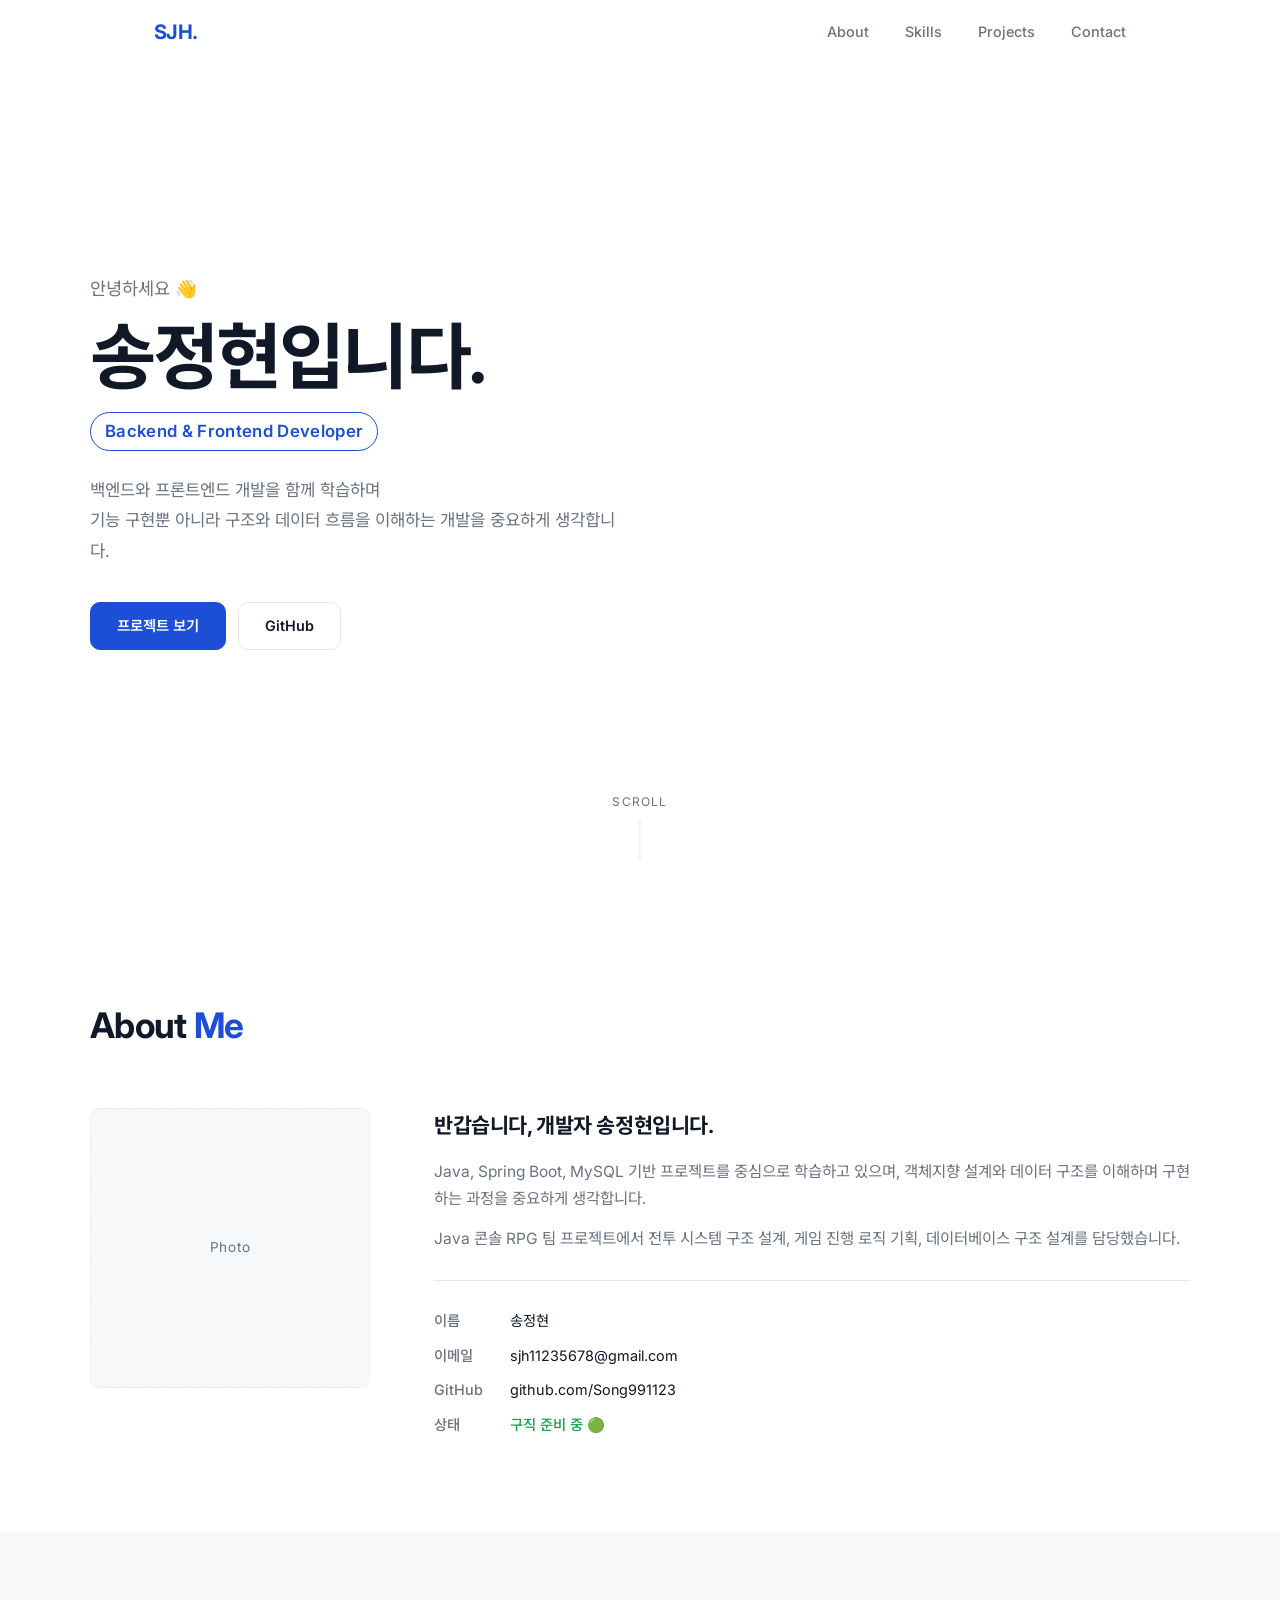
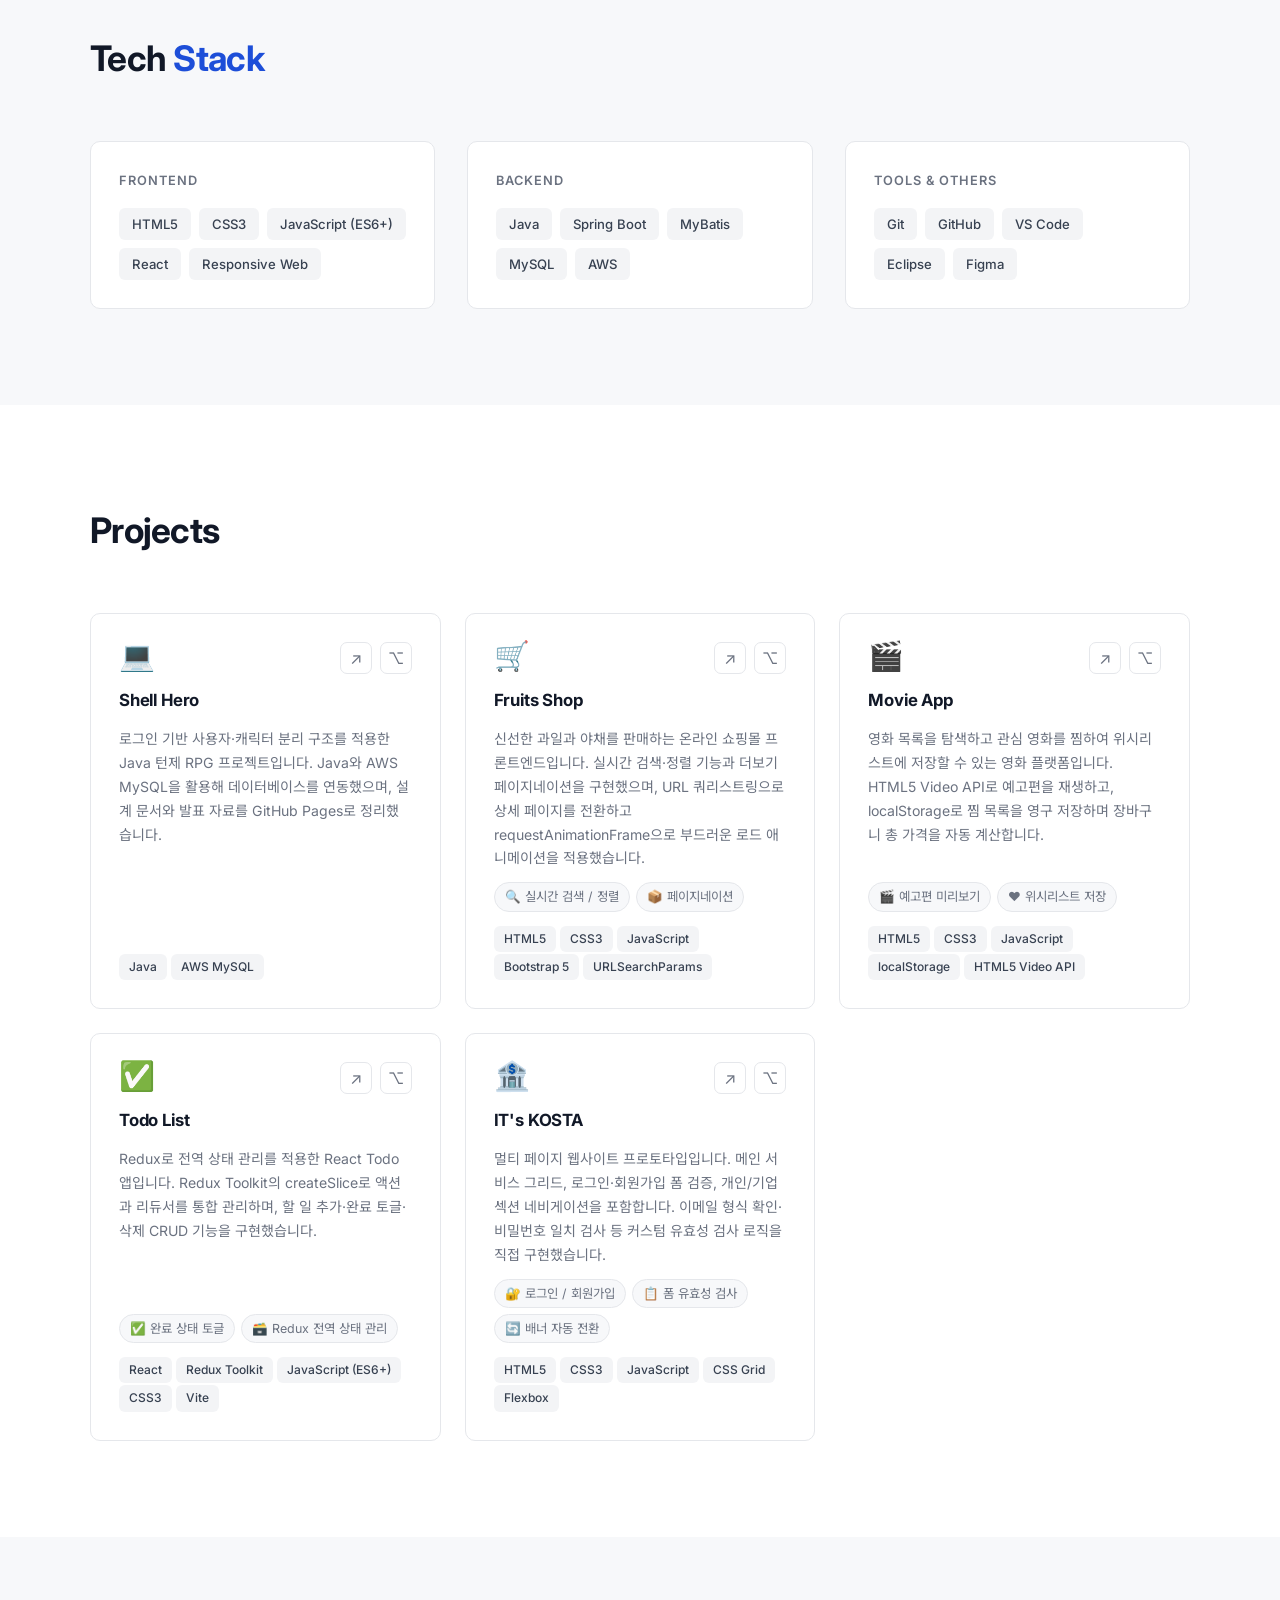
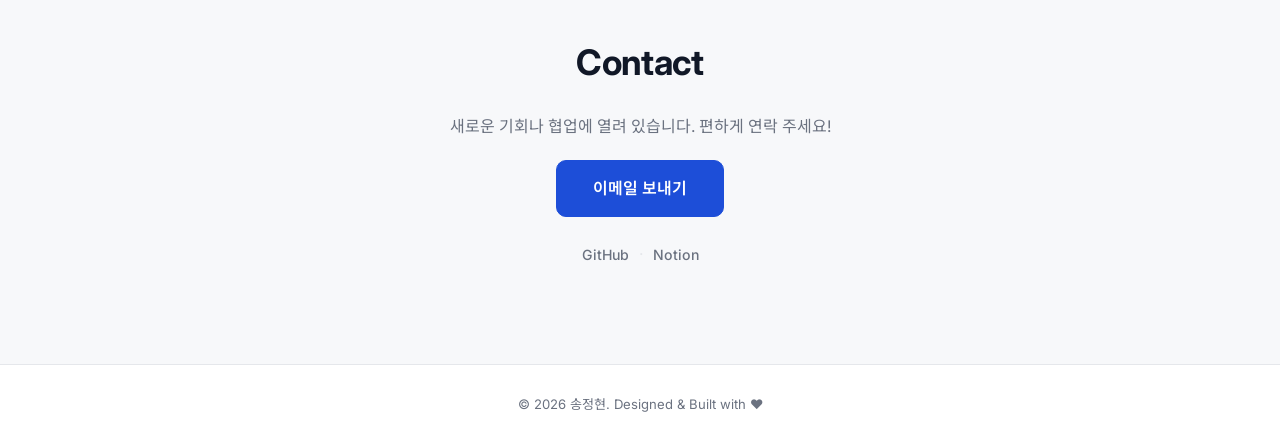
<file: index.html>
<!doctype html>
<html lang="ko">
	<head>
		<meta charset="UTF-8" />
		<meta name="viewport" content="width=device-width, initial-scale=1.0" />
		<title>Portfolio | 송정현</title>
		<link rel="preconnect" href="https://fonts.googleapis.com" />
		<link rel="preconnect" href="https://fonts.gstatic.com" crossorigin />
		<link
			href="https://fonts.googleapis.com/css2?family=Noto+Sans+KR:wght@300;400;500;700&family=Inter:wght@300;400;500;600;700&display=swap"
			rel="stylesheet"
		/>
		<link rel="stylesheet" href="css/style.css" />
	</head>
	<body>
		<!-- ───── Navigation ───── -->
		<header class="nav-header" id="nav-header">
			<nav class="nav-inner">
				<a href="#hero" class="nav-logo">SJH.</a>
				<ul class="nav-links">
					<li><a href="#about">About</a></li>
					<li><a href="#skills">Skills</a></li>
					<li><a href="#projects">Projects</a></li>
					<li><a href="#contact">Contact</a></li>
				</ul>
				<button class="nav-toggle" id="nav-toggle" aria-label="메뉴 열기">
					<span></span><span></span><span></span>
				</button>
			</nav>
		</header>

		<!-- ───── Hero ───── -->
		<section class="hero" id="hero">
			<div class="container hero-inner">
				<p class="hero-greeting">안녕하세요 👋</p>
				<h1 class="hero-name">송정현입니다.</h1>
				<p class="hero-role">Backend & Frontend Developer</p>
				<p class="hero-desc">
					백엔드와 프론트엔드 개발을 함께 학습하며<br />
					기능 구현뿐 아니라 구조와 데이터 흐름을 이해하는 개발을 중요하게 생각합니다.
				</p>
				<div class="hero-btns">
					<a href="#projects" class="btn btn-primary">프로젝트 보기</a>
					<a
						href="https://github.com/Song991123"
						target="_blank"
						rel="noopener"
						class="btn btn-outline"
						>GitHub</a
					>
				</div>
			</div>
			<div class="hero-scroll-hint">
				<span>Scroll</span>
				<div class="scroll-line"></div>
			</div>
		</section>

		<!-- ───── About ───── -->
		<section class="section" id="about">
			<div class="container">
				<h2 class="section-title">About <span>Me</span></h2>
				<div class="about-grid">
					<div class="about-img-wrap">
						<div class="about-img-placeholder">
							<span>Photo</span>
						</div>
					</div>
					<div class="about-text">
						<h3>반갑습니다, 개발자 송정현입니다.</h3>
						<p>
							Java, Spring Boot, MySQL 기반 프로젝트를 중심으로 학습하고 있으며,
							객체지향 설계와 데이터 구조를 이해하며 구현하는 과정을 중요하게
							생각합니다.
						</p>
						<p>
							Java 콘솔 RPG 팀 프로젝트에서 전투 시스템 구조 설계, 게임 진행 로직
							기획, 데이터베이스 구조 설계를 담당했습니다.
						</p>
						<ul class="about-info-list">
							<li><span class="info-label">이름</span><span>송정현</span></li>
							<li>
								<span class="info-label">이메일</span
								><span>sjh11235678@gmail.com</span>
							</li>
							<li>
								<span class="info-label">GitHub</span
								><span>github.com/Song991123</span>
							</li>
							<li>
								<span class="info-label">상태</span
								><span class="status-badge">구직 준비 중 🟢</span>
							</li>
						</ul>
					</div>
				</div>
			</div>
		</section>

		<!-- ───── Skills ───── -->
		<section class="section section-alt" id="skills">
			<div class="container">
				<h2 class="section-title">Tech <span>Stack</span></h2>
				<div class="skills-grid">
					<div class="skill-group">
						<h4 class="skill-group-title">Frontend</h4>
						<div class="skill-tags">
							<span class="tag">HTML5</span>
							<span class="tag">CSS3</span>
							<span class="tag">JavaScript (ES6+)</span>
							<span class="tag">React</span>
							<span class="tag">Responsive Web</span>
						</div>
					</div>
					<div class="skill-group">
						<h4 class="skill-group-title">Backend</h4>
						<div class="skill-tags">
							<span class="tag">Java</span>
							<span class="tag">Spring Boot</span>
							<span class="tag">MyBatis</span>
							<span class="tag">MySQL</span>
							<span class="tag">AWS</span>
						</div>
					</div>
					<div class="skill-group">
						<h4 class="skill-group-title">Tools &amp; Others</h4>
						<div class="skill-tags">
							<span class="tag">Git</span>
							<span class="tag">GitHub</span>
							<span class="tag">VS Code</span>
							<span class="tag">Eclipse</span>
							<span class="tag">Figma</span>
						</div>
					</div>
				</div>
			</div>
		</section>

		<!-- ───── Projects ───── -->
		<section class="section" id="projects">
			<div class="container">
				<h2 class="section-title">Projects</h2>
				<div class="projects-grid">
					<article class="project-card">
						<div class="project-card-header">
							<div class="project-icon">💻</div>
							<div class="project-links">
								<a
									href="https://kosta-dev-sjh.github.io/p1-4g-java-console/"
									target="_blank"
									rel="noopener"
									class="icon-link"
									title="Presentation"
									>↗</a
								>

								<a
									href="https://github.com/kosta-dev-sjh/p1-4g-java-console"
									target="_blank"
									rel="noopener"
									class="icon-link"
									title="GitHub"
									>⌥</a
								>
							</div>
						</div>
						<h3 class="project-title">Shell Hero</h3>
						<p class="project-desc">
							로그인 기반 사용자·캐릭터 분리 구조를 적용한 Java 턴제 RPG
							프로젝트입니다. Java와 AWS MySQL을 활용해 데이터베이스를 연동했으며,
							설계 문서와 발표 자료를 GitHub Pages로 정리했습니다.
						</p>
						<div class="project-tags">
							<span class="tag tag-sm">Java</span>
							<span class="tag tag-sm">AWS MySQL</span>
						</div>
					</article>
					<article class="project-card">
						<div class="project-card-header">
							<div class="project-icon">🛒</div>
							<div class="project-links">
								<a
									href="fruits_shop_temp/index.html"
									class="icon-link"
									title="Live Demo"
									>↗</a
								>
								<a
									href="https://github.com/Song991123"
									target="_blank"
									rel="noopener"
									class="icon-link"
									title="GitHub"
									>⌥</a
								>
							</div>
						</div>
						<h3 class="project-title">Fruits Shop</h3>
						<p class="project-desc">
							신선한 과일과 야채를 판매하는 온라인 쇼핑몰 프론트엔드입니다. 실시간
							검색·정렬 기능과 더보기 페이지네이션을 구현했으며, URL 쿼리스트링으로
							상세 페이지를 전환하고 requestAnimationFrame으로 부드러운 로드
							애니메이션을 적용했습니다.
						</p>
						<div class="project-features">
							<span class="feature-item">🔍 실시간 검색 / 정렬</span>
							<span class="feature-item">📦 페이지네이션</span>
						</div>
						<div class="project-tags">
							<span class="tag tag-sm">HTML5</span>
							<span class="tag tag-sm">CSS3</span>
							<span class="tag tag-sm">JavaScript</span>
							<span class="tag tag-sm">Bootstrap 5</span>
							<span class="tag tag-sm">URLSearchParams</span>
						</div>
					</article>
					<article class="project-card">
						<div class="project-card-header">
							<div class="project-icon">🎬</div>
							<div class="project-links">
								<a href="movie/index.html" class="icon-link" title="Live Demo">↗</a>
								<a
									href="https://github.com/Song991123"
									target="_blank"
									rel="noopener"
									class="icon-link"
									title="GitHub"
									>⌥</a
								>
							</div>
						</div>
						<h3 class="project-title">Movie App</h3>
						<p class="project-desc">
							영화 목록을 탐색하고 관심 영화를 찜하여 위시리스트에 저장할 수 있는 영화
							플랫폼입니다. HTML5 Video API로 예고편을 재생하고, localStorage로 찜
							목록을 영구 저장하며 장바구니 총 가격을 자동 계산합니다.
						</p>
						<div class="project-features">
							<span class="feature-item">🎬 예고편 미리보기</span>
							<span class="feature-item">❤️ 위시리스트 저장</span>
						</div>
						<div class="project-tags">
							<span class="tag tag-sm">HTML5</span>
							<span class="tag tag-sm">CSS3</span>
							<span class="tag tag-sm">JavaScript</span>
							<span class="tag tag-sm">localStorage</span>
							<span class="tag tag-sm">HTML5 Video API</span>
						</div>
					</article>

					<article class="project-card">
						<div class="project-card-header">
							<div class="project-icon">✅</div>
							<div class="project-links">
								<a href="todoList/index.html" class="icon-link" title="Live Demo"
									>↗</a
								>
								<a
									href="https://github.com/Song991123"
									target="_blank"
									rel="noopener"
									class="icon-link"
									title="GitHub"
									>⌥</a
								>
							</div>
						</div>
						<h3 class="project-title">Todo List</h3>
						<p class="project-desc">
							Redux로 전역 상태 관리를 적용한 React Todo 앱입니다. Redux Toolkit의
							createSlice로 액션과 리듀서를 통합 관리하며, 할 일 추가·완료 토글·삭제
							CRUD 기능을 구현했습니다.
						</p>
						<div class="project-features">
							<span class="feature-item">✅ 완료 상태 토글</span>
							<span class="feature-item">🗃️ Redux 전역 상태 관리</span>
						</div>
						<div class="project-tags">
							<span class="tag tag-sm">React</span>
							<span class="tag tag-sm">Redux Toolkit</span>
							<span class="tag tag-sm">JavaScript (ES6+)</span>
							<span class="tag tag-sm">CSS3</span>
							<span class="tag tag-sm">Vite</span>
						</div>
					</article>

					<article class="project-card">
						<div class="project-card-header">
							<div class="project-icon">🏦</div>
							<div class="project-links">
								<a href="WS_03/index.html" class="icon-link" title="Live Demo">↗</a>
								<a
									href="https://github.com/Song991123"
									target="_blank"
									rel="noopener"
									class="icon-link"
									title="GitHub"
									>⌥</a
								>
							</div>
						</div>
						<h3 class="project-title">IT's KOSTA</h3>
						<p class="project-desc">
							멀티 페이지 웹사이트 프로토타입입니다. 메인 서비스 그리드,
							로그인·회원가입 폼 검증, 개인/기업 섹션 네비게이션을 포함합니다. 이메일
							형식 확인·비밀번호 일치 검사 등 커스텀 유효성 검사 로직을 직접
							구현했습니다.
						</p>
						<div class="project-features">
							<span class="feature-item">🔐 로그인 / 회원가입</span>
							<span class="feature-item">📋 폼 유효성 검사</span>
							<span class="feature-item">🔄 배너 자동 전환</span>
						</div>
						<div class="project-tags">
							<span class="tag tag-sm">HTML5</span>
							<span class="tag tag-sm">CSS3</span>
							<span class="tag tag-sm">JavaScript</span>
							<span class="tag tag-sm">CSS Grid</span>
							<span class="tag tag-sm">Flexbox</span>
						</div>
					</article>
				</div>
			</div>
		</section>

		<!-- ───── Contact ───── -->
		<section class="section section-alt" id="contact">
			<div class="container contact-inner">
				<h2 class="section-title">Contact</h2>
				<p class="contact-sub">새로운 기회나 협업에 열려 있습니다. 편하게 연락 주세요!</p>
				<a href="mailto:sjh11235678@gmail.com" class="btn btn-primary btn-lg"
					>이메일 보내기</a
				>
				<div class="social-links">
					<a
						href="https://github.com/Song991123"
						target="_blank"
						rel="noopener"
						class="social-link"
						>GitHub</a
					>
					<span class="dot">·</span>
					<a
						href="https://marenblog.notion.site/Maren-s-Blog-6923cd526567497d8dab2519dd0d7897?source=copy_link"
						class="social-link"
						>Notion</a
					>
				</div>
			</div>
		</section>

		<!-- ───── Footer ───── -->
		<footer class="footer">
			<p>© 2026 송정현. Designed &amp; Built with ❤️</p>
		</footer>

		<script src="js/main.js"></script>
	</body>
</html>
</file>
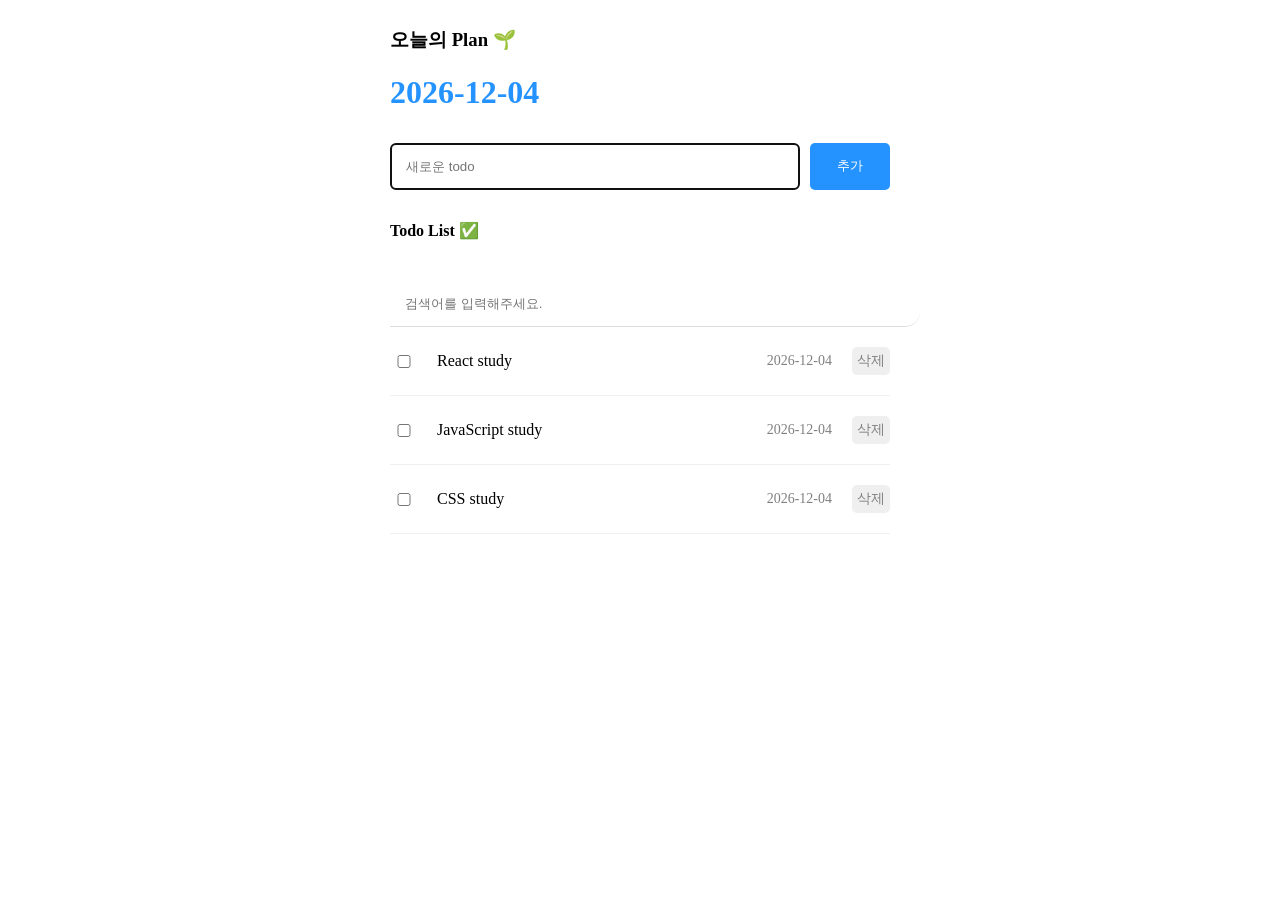
<file: todoList/index.html>
<!doctype html>
<html lang="en">
  <head>
    <meta charset="UTF-8" />
    <link rel="icon" type="image/svg+xml" href="./favicon.svg" />
    <meta name="viewport" content="width=device-width, initial-scale=1.0" />
    <title>todolist</title>
    <script type="module" crossorigin src="./assets/index-BZyzJY-i.js"></script>
    <link rel="stylesheet" crossorigin href="./assets/index-x1XGuNl0.css">
  </head>
  <body>
    <div id="root"></div>
  </body>
</html>
</file>
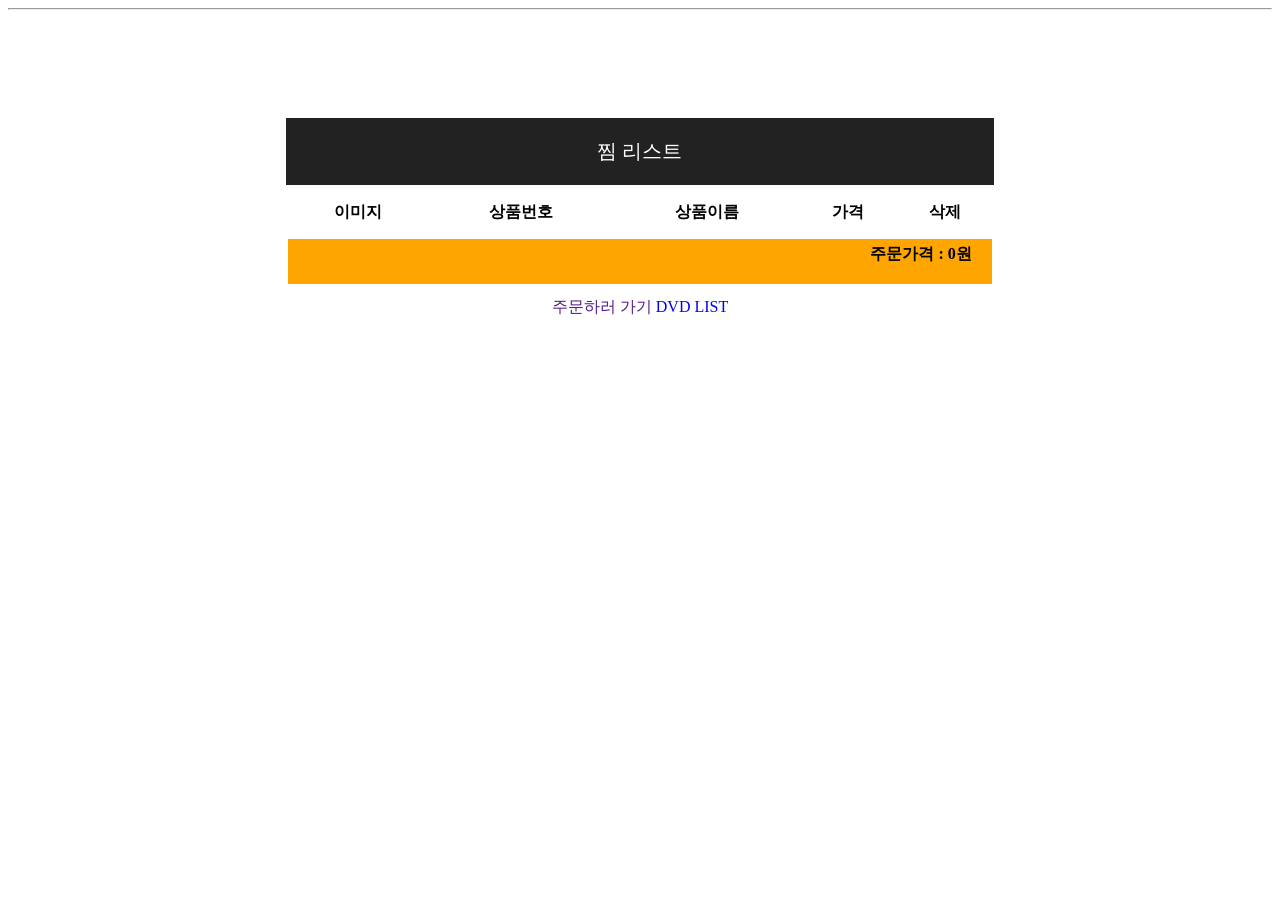
<file: movie/cartList.html>
<!DOCTYPE html>
<html>
<head>
<meta charset="utf-8">
<title>Insert title here</title>
<link  rel="stylesheet" type="text/css" href="css/basic.css"  />
<style type="text/css">
.poster {
	width : 150px;
	height : 150px;
	
}

a{text-decoration: none}
</style>

</head>
<body>

<hr>
		<article class="main">
		<section>
			<table width="80%"  align="center"  >
			<caption class="caption">찜 리스트</caption>
			<thead>
				<tr><th>이미지</th><th>상품번호</th><th>상품이름</th><th>가격</th><th>삭제</th></tr>
			</thead>
			<tbody id="content">
			   <!-- 찜목록 출력 -->
			    
			</tbody>
			</table>
		</section>
		<section  class="toalprice" id="price">
			<!-- 가격 -->
		</section>
		<section class="link">
			<table   align="center">
			<tr><td align="center">
				<a href="">주문하러 가기</a> 
				<a href="index.html">DVD LIST</a> 
			</td></tr>
			</table>
		</section>
		</article>
		
		
		<script type="text/javascript">
		
				//localStorage정보 읽어오기
				const refreshPage = function (){
					let str="";
					let totalPrice=0;
		  
					for(let i =0; i < localStorage.length ; i++){
						let key = localStorage.key(i);  //1001
						let value = localStorage.getItem(key);//쿵푸팬더,img/movie_image2.jpg,3000
					   
						//value의 값을 , 기준으로 분리 
						let arr = value.split(",");
						
						str+=`<tr>`;
						str+=`<td><img src="${arr[1]}" class='poster'></td>`;
						str+=`<td>${key}</td>`;
						str+=`<td>${arr[0]}</td>`;
						str+=`<td>${parseInt(arr[2]).toLocaleString()}원</td>`;
						// str+=`<td><button type='button'  name="delItem" id="${key}" onclick="cartDel(${key})">삭제</button></td>`;
						 str+=`<td><button type='button'  id='${key}' name='delItem'>삭제</button></td>`;
						str+=`</tr>`;
						
						//가격 누적
						totalPrice += parseInt(arr[2]);
					
					}//for문끝
					
					//alert(str)
					//테이블에 추가
					document.querySelector("#content").innerHTML=str;
					
					//가격추가
					document.querySelector("#price").innerHTML="<b>주문가격 : " + totalPrice.toLocaleString() + "원</b>";
				   
				}//함수끝
				
				
				/*const cartDel = (delKey)=>{
					if( confirm("정말 삭제하실래요?") ){
					  localStorage.removeItem( delKey );
					   refreshPage();
				  }
				};*///삭제끝

				//동적으로 생성된 삭제버튼에  이벤트 적용
				document.body.addEventListener('click', function(event) {
					if (event.target.matches('[name=delItem]')) {
						let key = event.target.getAttribute("id"); // 
					    if( confirm("정말 삭제하실래요?") ){
							localStorage.removeItem( key );
							refreshPage();
						}
					}
   			 });
				
				
			refreshPage();
		
		  </script>	
</body>
</html>
</file>
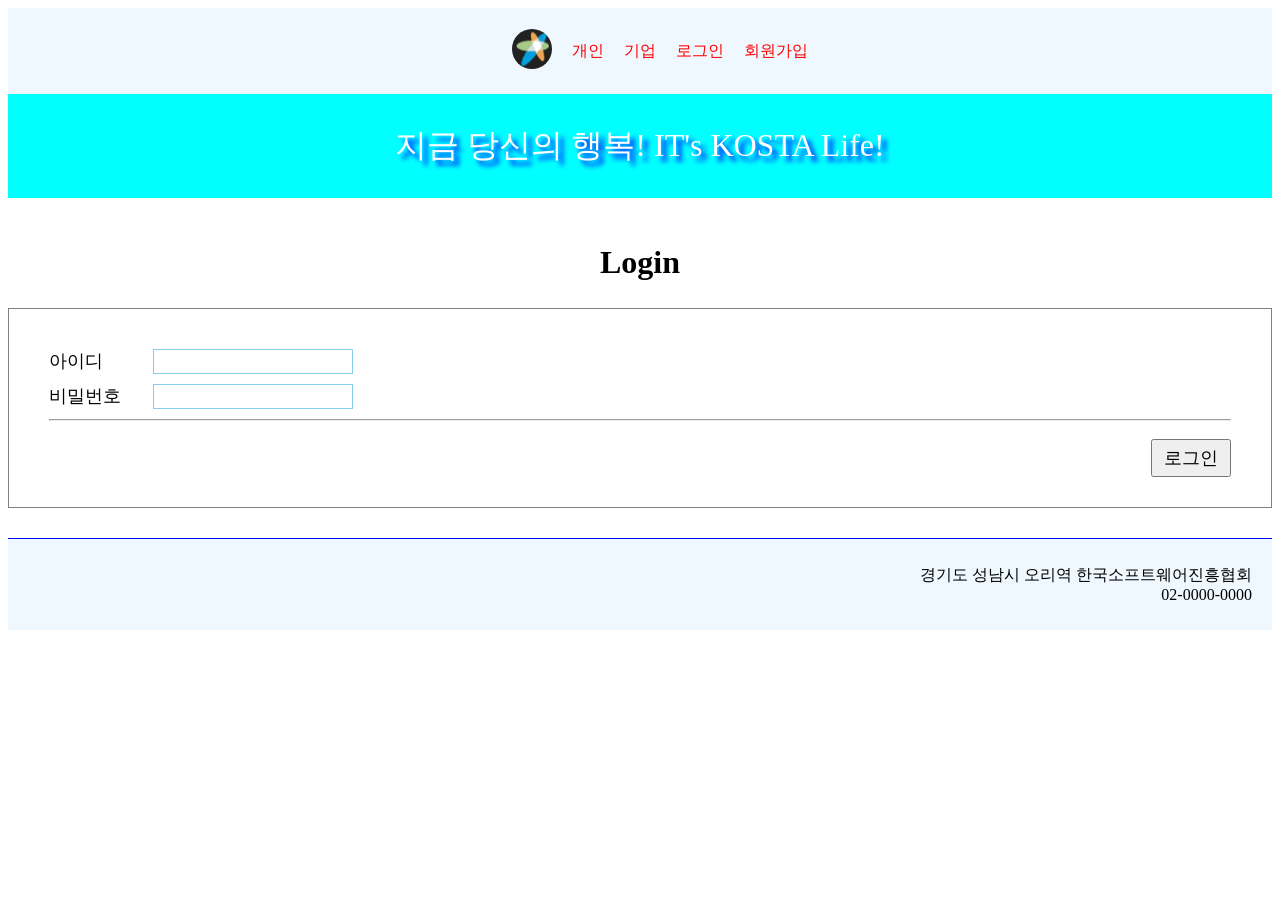
<file: WS_03/login.html>
<!DOCTYPE html>
<html lang="en">
<head>
  <meta charset="UTF-8">
  <title>IT's KOSTA - login</title>
    <link rel="stylesheet" href="css/navbar.css" type="text/css" />
  <link rel="stylesheet" href="css/common.css" type="text/css" />
  <link rel="stylesheet" href="css/footer.css" type="text/css" />
  <style>
     main{
      padding: 20px 0px;/*상하 좌우*/
    }
    main h1{
      text-align: center;
      padding: 5px;
    }

    main form{
       height: 200px;
       border: 1px solid gray;
       padding: 40px;
    }

    main .form-item{
      margin-bottom: 10px;
    }

     main .form-item label{
        display: inline-block;
        width: 100px;
        font-size: 18px;

     }

    main .form-item input{
      font-size: 18px;
      border: 1px skyblue solid;
      width: 200px;
    }

    main form button{
      float:right;
      width: 80px;
      font-size: 18px;
      padding: 5px;
      margin-top: 10px;
    }
  </style>
</head>
<body>
<header>
    <nav>
    <!-- 5개의 메뉴생성 -->
      <ul>
        <li class="logo"><a href="index.html"><img src="images/logo.jpg" alt="로고입니다." ></a></li>
        <li><a href="./personal.html">개인</a></li>
        <li><a href="busines.html">기업</a></li>
        <li><a href="login.html">로그인</a></li>
        <li><a href="register.html">회원가입</a></li>
      </ul> 
    </nav>
  </header>
  
 <div id="banner">지금 당신의 행복! IT's KOSTA Life!</div> 

 <main>
    <h1>Login</h1>
    <form action="index.html" method="get">
      <div class="form-item">
        <label for="id">아이디</label>
        <input type="text" id="id" name="id">
      </div>
      <div class="form-item">
        <label for="password">비밀번호</label>
        <input type="password" id="password" name="password">
      </div>
      <hr>
      <button>로그인</button>
    </form>
</main>

    <!-- footer-->
    <footer>
      <ul>
        <li>경기도 성남시 오리역 한국소프트웨어진흥협회</li>
        <li>02-0000-0000</li>
      </ul>
    </footer>

  </main>

<script type="text/javascript">
  
    document.querySelector("form").addEventListener("submit", function(event){
     event.preventDefault(); //전송기능 막음

      let id = document.querySelector("#id") ; //document.getElementById("id")
      let pwd = document.querySelector("#password");//document.getElementById("password")
      
      if(id.value===""){
        alert("아이디를 입력해주세요.");
        id.focus();
        return;//함수를빠져나가라
      }
      
      if(pwd.value===""){
        alert("비밀번호를 입력해주세요.");
        pwd.focus();
        return ; // //함수를빠져나가라
      }
      
      alert("모든정보가 있습니다.");
     
      //모든 정보가 OK이니 이동하자. - 폼 전송
      event.target.submit();//전송
   
    });

</script>

</body>
</html>
</file>
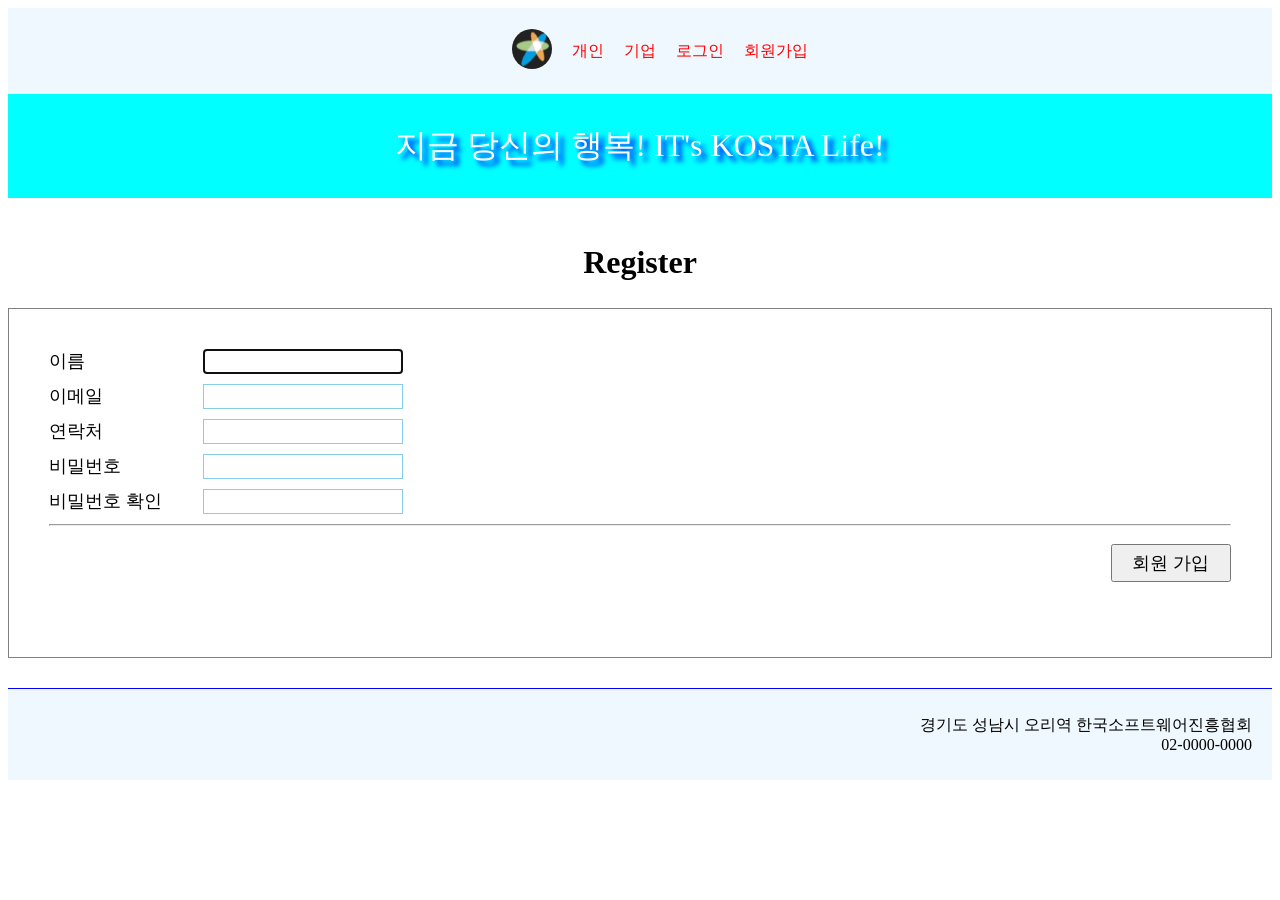
<file: WS_03/register.html>
<!DOCTYPE html>
<html lang="en">
<head>
  <meta charset="UTF-8">
 <link rel="stylesheet" href="css/navbar.css" type="text/css" />
  <link rel="stylesheet" href="css/common.css" type="text/css" />
  <link rel="stylesheet" href="css/footer.css" type="text/css" />
  <title>IT's KOSTA - register</title>
  <style>
  main{
      padding: 20px 0px;/*상하 좌우*/
    }
    main h1{
      text-align: center;
      padding: 5px;
    }

    main form{
       height: 350px;
       border: 1px solid gray;
       padding: 40px;
    }

    main .form-item{
      margin-bottom: 10px;
    }

     main .form-item label{
        display: inline-block;
        width: 150px;
        font-size: 18px;

     }

    main .form-item input{
      font-size: 18px;
      border: 1px skyblue solid;
      width: 200px;
    }

    main form button{
      float:right;
      width: 120px;
      font-size: 18px;
      padding: 5px;
      margin-top: 10px;
    }
  </style>
</head>
<body>
<header>
    <nav>
    <!-- 5개의 메뉴생성 -->
      <ul>
        <li class="logo"><a href="index.html"><img src="images/logo.jpg" alt="로고입니다." ></a></li>
        <li><a href="./personal.html">개인</a></li>
        <li><a href="busines.html">기업</a></li>
        <li><a href="login.html">로그인</a></li>
        <li><a href="register.html">회원가입</a></li>
      </ul> 
    </nav>
  </header>
  
 <div id="banner">지금 당신의 행복! IT's KOSTA Life!</div> 

  <main>
  <h1>Register</h1>
  <form action="index.html" method="get" novalidate="novalidate">
   <div class="form-item">
    <label for="name">이름</label>
    <input type="text" id="name" name="name" required="required" autofocus>
   </div>
   
   <div class="form-item">
    <label for="email">이메일</label>
    <input type="email" id="email" name="email" required >
   </div>

    <div class="form-item">
      <label for="phone">연락처</label>
      <input type="text" id="phone" name="phone">
    </div>

    <div class="form-item">
    <label for="password">비밀번호</label>
    <input type="password" id="password" name="password">
    </div>

    <div class="form-item">
    <label for="password2">비밀번호 확인</label>
    <input type="password" id="password2" name="password2">
  
   </div>

    <hr>
    <button id="btnRegister" type="button">회원 가입</button>
  </form>
  </main>

   <footer>
      <ul>
        <li>경기도 성남시 오리역 한국소프트웨어진흥협회</li>
        <li>02-0000-0000</li>
      </ul>
  </footer>


	<script type="text/javascript">
		
			//가입 버튼 클릭
			document.querySelector("#btnRegister").addEventListener("click", function(){
	  
			let state=true; // forEach를 빠져나가기위한 상태변수 
			
			/*(validateCheck ( document.querySelector("#email") )
			validateCheck ( document.querySelector("#id") )
			validateCheck ( document.querySelector("#name") )
			validateCheck ( document.querySelector("#password") )
			validateCheck ( document.querySelector("#email") )*/
			

			document.querySelectorAll("input").forEach(function(item, index){ //5개 
				//각 item마다 유효성 체크를 하자.
         /* if(validateCheck(item)){// item은 input 요소
            return ; //함수를 빠져나가라
          }*/

				if(state){
					console.log(1);
					if( validateCheck(item)){ //유효성체크에서 실패
						state=false; 
						//return;// 함수를빠져나가라.
					}
				  }
			});
			
			////위의 유효성체크가 성공하면..다음 일을 한다.///////////////////////////////////////////
			if(state){
				let email = document.querySelector("#email");
			   if(email.value.indexOf("@")==-1){
            alert("이메일형식이 아닙니다.")
            email.value="";
            email.focus();
            return;
			   }
			
			   
			   let password = document.querySelector("#password");
			   let password2 = document.querySelector("#password2");

			   if(password.value !== password2.value){
				  alert("비밀번호가 일치하지 않습니다.");
				
				 let pwdEle = document.querySelectorAll("[type='password']"); //[password1 ,password2]
				 pwdEle.forEach(function(item,index){
					  item.value=""; 
				   });
				
				password.focus(); //커서놓기
				return;//함수빠져나가라
			 }
			

			   document.querySelector("form").submit();//전송(form의 action으로 설정한 곳으로 이동)
			   //location.href="index.html";
			}//if문끝
			
		 }
			
	);
	
	
	//유효성 체크 (input요소를 객체로 전달받아 값 입력 체크 없으면 커서 놓기 )
	let validateCheck = function (obj){
		if(obj.value===""){//obj가 이름, 이메일, 연락, 비번....
			alert("값을 입력해주세요.");
			obj.focus();
			return true;//유효성체크 실패
		}else{
			return false;//유효성체크 성공
		}
	}//validateCheck end
</script>
</body>
</html>
</file>
<file: css/style.css>
/* ─────────────────────────────────────────
   Reset & Base
───────────────────────────────────────── */
*, *::before, *::after {
  box-sizing: border-box;
  margin: 0;
  padding: 0;
}

:root {
  --color-bg: #ffffff;
  --color-bg-alt: #f7f8fa;
  --color-text: #111827;
  --color-text-sub: #6b7280;
  --color-accent: #1d4ed8;
  --color-accent-hover: #1e40af;
  --color-border: #e5e7eb;
  --color-tag-bg: #f3f4f6;
  --color-tag-text: #374151;
  --color-tag-learning: #eff6ff;
  --color-tag-learning-text: #1d4ed8;
  --nav-height: 64px;
  --radius: 10px;
  --shadow: 0 1px 3px rgba(0,0,0,.06), 0 4px 16px rgba(0,0,0,.06);
  --shadow-hover: 0 4px 12px rgba(0,0,0,.10), 0 8px 32px rgba(0,0,0,.08);
  --font-sans: 'Inter', 'Noto Sans KR', sans-serif;
  --transition: 0.2s ease;
}

html {
  scroll-behavior: smooth;
}

body {
  font-family: var(--font-sans);
  background-color: var(--color-bg);
  color: var(--color-text);
  line-height: 1.7;
  -webkit-font-smoothing: antialiased;
}

a {
  color: inherit;
  text-decoration: none;
}

ul { list-style: none; }

img { display: block; max-width: 100%; }

/* ─────────────────────────────────────────
   Layout
───────────────────────────────────────── */
.container {
  width: min(1100px, 90%);
  margin-inline: auto;
}

.section {
  padding: 96px 0;
}

.section-alt {
  background-color: var(--color-bg-alt);
}

/* ─────────────────────────────────────────
   Section Title
───────────────────────────────────────── */
.section-title {
  font-size: clamp(1.6rem, 3vw, 2.2rem);
  font-weight: 700;
  margin-bottom: 52px;
  letter-spacing: -0.02em;
}

.section-title span {
  color: var(--color-accent);
}

/* ─────────────────────────────────────────
   Navigation
───────────────────────────────────────── */
.nav-header {
  position: fixed;
  top: 0;
  left: 0;
  right: 0;
  height: var(--nav-height);
  background-color: rgba(255,255,255,0.92);
  backdrop-filter: blur(10px);
  -webkit-backdrop-filter: blur(10px);
  border-bottom: 1px solid transparent;
  z-index: 100;
  transition: border-color var(--transition), box-shadow var(--transition);
}

.nav-header.scrolled {
  border-color: var(--color-border);
  box-shadow: 0 1px 12px rgba(0,0,0,.06);
}

.nav-inner {
  max-width: 1100px;
  margin-inline: auto;
  padding-inline: 5%;
  height: 100%;
  display: flex;
  align-items: center;
  justify-content: space-between;
}

.nav-logo {
  font-size: 1.25rem;
  font-weight: 700;
  letter-spacing: -0.03em;
  color: var(--color-accent);
}

.nav-links {
  display: flex;
  gap: 36px;
}

.nav-links a {
  font-size: 0.9rem;
  font-weight: 500;
  color: var(--color-text-sub);
  transition: color var(--transition);
}

.nav-links a:hover {
  color: var(--color-text);
}

.nav-toggle {
  display: none;
  flex-direction: column;
  gap: 5px;
  background: none;
  border: none;
  cursor: pointer;
  padding: 4px;
}

.nav-toggle span {
  display: block;
  width: 22px;
  height: 2px;
  background-color: var(--color-text);
  border-radius: 2px;
  transition: transform var(--transition), opacity var(--transition);
}

/* ─────────────────────────────────────────
   Buttons
───────────────────────────────────────── */
.btn {
  display: inline-flex;
  align-items: center;
  justify-content: center;
  padding: 11px 26px;
  border-radius: var(--radius);
  font-size: 0.9rem;
  font-weight: 600;
  cursor: pointer;
  transition: background var(--transition), color var(--transition), border-color var(--transition), box-shadow var(--transition);
  white-space: nowrap;
}

.btn-primary {
  background-color: var(--color-accent);
  color: #fff;
  border: 1.5px solid var(--color-accent);
}

.btn-primary:hover {
  background-color: var(--color-accent-hover);
  border-color: var(--color-accent-hover);
}

.btn-outline {
  background-color: transparent;
  color: var(--color-text);
  border: 1.5px solid var(--color-border);
}

.btn-outline:hover {
  border-color: var(--color-text);
  background-color: var(--color-text);
  color: #fff;
}

.btn-lg {
  padding: 14px 36px;
  font-size: 1rem;
}

/* ─────────────────────────────────────────
   Hero
───────────────────────────────────────── */
.hero {
  min-height: 100dvh;
  display: flex;
  align-items: center;
  padding-top: var(--nav-height);
  position: relative;
}

.hero-inner {
  padding-top: 40px;
  padding-bottom: 80px;
}

.hero-greeting {
  font-size: 1.1rem;
  color: var(--color-text-sub);
  margin-bottom: 12px;
  font-weight: 400;
}

.hero-name {
  font-size: clamp(2.6rem, 6vw, 4.5rem);
  font-weight: 700;
  line-height: 1.15;
  letter-spacing: -0.04em;
  margin-bottom: 14px;
}

.hero-role {
  display: inline-block;
  font-size: 1.05rem;
  font-weight: 600;
  color: var(--color-accent);
  border: 1.5px solid var(--color-accent);
  padding: 4px 14px;
  border-radius: 99px;
  margin-bottom: 24px;
  letter-spacing: 0.02em;
}

.hero-desc {
  font-size: 1.05rem;
  color: var(--color-text-sub);
  max-width: 540px;
  margin-bottom: 36px;
  line-height: 1.8;
}

.hero-btns {
  display: flex;
  gap: 12px;
  flex-wrap: wrap;
}

.hero-scroll-hint {
  position: absolute;
  bottom: 40px;
  left: 50%;
  transform: translateX(-50%);
  display: flex;
  flex-direction: column;
  align-items: center;
  gap: 8px;
  color: var(--color-text-sub);
  font-size: 0.75rem;
  letter-spacing: 0.1em;
  text-transform: uppercase;
}

.scroll-line {
  width: 1px;
  height: 40px;
  background-color: var(--color-border);
  position: relative;
  overflow: hidden;
}

.scroll-line::after {
  content: '';
  position: absolute;
  top: -100%;
  left: 0;
  width: 100%;
  height: 100%;
  background-color: var(--color-accent);
  animation: scrollDown 1.6s ease-in-out infinite;
}

@keyframes scrollDown {
  0%   { top: -100%; }
  100% { top: 100%; }
}

/* ─────────────────────────────────────────
   About
───────────────────────────────────────── */
.about-grid {
  display: grid;
  grid-template-columns: 280px 1fr;
  gap: 64px;
  align-items: start;
}

.about-img-placeholder {
  aspect-ratio: 1;
  border-radius: var(--radius);
  background-color: var(--color-bg-alt);
  border: 1.5px dashed var(--color-border);
  display: flex;
  align-items: center;
  justify-content: center;
  font-size: 0.85rem;
  color: var(--color-text-sub);
  letter-spacing: 0.05em;
}

.about-text h3 {
  font-size: 1.3rem;
  font-weight: 700;
  margin-bottom: 16px;
  letter-spacing: -0.02em;
}

.about-text p {
  color: var(--color-text-sub);
  margin-bottom: 14px;
  font-size: 0.97rem;
}

.about-info-list {
  display: flex;
  flex-direction: column;
  gap: 10px;
  margin-top: 28px;
  padding-top: 28px;
  border-top: 1px solid var(--color-border);
}

.about-info-list li {
  display: flex;
  gap: 16px;
  font-size: 0.9rem;
}

.info-label {
  color: var(--color-text-sub);
  min-width: 60px;
  font-weight: 500;
}

.status-badge {
  color: #16a34a;
  font-weight: 500;
}

/* ─────────────────────────────────────────
   Skills
───────────────────────────────────────── */
.skills-grid {
  display: grid;
  grid-template-columns: repeat(auto-fill, minmax(280px, 1fr));
  gap: 32px;
}

.skill-group {
  background: var(--color-bg);
  border: 1px solid var(--color-border);
  border-radius: var(--radius);
  padding: 28px;
}

.skill-group-title {
  font-size: 0.8rem;
  font-weight: 600;
  text-transform: uppercase;
  letter-spacing: 0.08em;
  color: var(--color-text-sub);
  margin-bottom: 16px;
}

.skill-tags {
  display: flex;
  flex-wrap: wrap;
  gap: 8px;
}

.tag {
  display: inline-block;
  padding: 5px 13px;
  border-radius: 6px;
  font-size: 0.82rem;
  font-weight: 500;
  background-color: var(--color-tag-bg);
  color: var(--color-tag-text);
  transition: background var(--transition);
}

.tag-learning {
  background-color: var(--color-tag-learning);
  color: var(--color-tag-learning-text);
}

.tag-sm {
  padding: 3px 10px;
  font-size: 0.75rem;
}

/* ─────────────────────────────────────────
   Projects
───────────────────────────────────────── */
.projects-grid {
  display: grid;
  grid-template-columns: repeat(auto-fill, minmax(300px, 1fr));
  gap: 24px;
}

.project-card {
  border: 1px solid var(--color-border);
  border-radius: var(--radius);
  padding: 28px;
  background: var(--color-bg);
  transition: box-shadow var(--transition), transform var(--transition), border-color var(--transition);
  display: flex;
  flex-direction: column;
  gap: 12px;
}

.project-card:hover {
  box-shadow: var(--shadow-hover);
  transform: translateY(-3px);
  border-color: #d1d5db;
}

.project-card-header {
  display: flex;
  justify-content: space-between;
  align-items: flex-start;
}

.project-icon {
  font-size: 1.8rem;
  line-height: 1;
}

.project-links {
  display: flex;
  gap: 8px;
}

.icon-link {
  width: 32px;
  height: 32px;
  border-radius: 7px;
  border: 1px solid var(--color-border);
  display: flex;
  align-items: center;
  justify-content: center;
  font-size: 1rem;
  color: var(--color-text-sub);
  transition: border-color var(--transition), color var(--transition), background var(--transition);
}

.icon-link:hover {
  border-color: var(--color-text);
  color: var(--color-text);
  background: var(--color-tag-bg);
}

.project-title {
  font-size: 1.05rem;
  font-weight: 700;
  letter-spacing: -0.01em;
}

.project-desc {
  font-size: 0.88rem;
  color: var(--color-text-sub);
  line-height: 1.7;
  flex: 1;
}

.project-features {
  display: flex;
  flex-wrap: wrap;
  gap: 6px;
}

.feature-item {
  font-size: 0.78rem;
  color: var(--color-text-sub);
  background-color: var(--color-bg-alt);
  border: 1px solid var(--color-border);
  padding: 3px 10px;
  border-radius: 99px;
}

/* ─────────────────────────────────────────
   Contact
───────────────────────────────────────── */
.contact-inner {
  text-align: center;
  display: flex;
  flex-direction: column;
  align-items: center;
  gap: 20px;
}

.contact-inner .section-title {
  margin-bottom: 0;
}

.contact-sub {
  color: var(--color-text-sub);
  font-size: 1rem;
  max-width: 420px;
}

.social-links {
  display: flex;
  align-items: center;
  gap: 10px;
  margin-top: 4px;
}

.social-link {
  font-size: 0.88rem;
  font-weight: 500;
  color: var(--color-text-sub);
  transition: color var(--transition);
}

.social-link:hover {
  color: var(--color-accent);
}

.dot {
  color: var(--color-border);
}

/* ─────────────────────────────────────────
   Footer
───────────────────────────────────────── */
.footer {
  border-top: 1px solid var(--color-border);
  padding: 28px 0;
  text-align: center;
  font-size: 0.82rem;
  color: var(--color-text-sub);
}

/* ─────────────────────────────────────────
   Fade-in Animation
───────────────────────────────────────── */
.fade-in {
  opacity: 0;
  transform: translateY(20px);
  transition: opacity 0.5s ease, transform 0.5s ease;
}

.fade-in.visible {
  opacity: 1;
  transform: translateY(0);
}

/* ─────────────────────────────────────────
   Responsive
───────────────────────────────────────── */
@media (max-width: 768px) {
  .nav-links {
    display: none;
    flex-direction: column;
    position: fixed;
    top: var(--nav-height);
    left: 0;
    right: 0;
    background: #fff;
    border-bottom: 1px solid var(--color-border);
    padding: 20px 5% 24px;
    gap: 0;
  }

  .nav-links.open {
    display: flex;
  }

  .nav-links li a {
    display: block;
    padding: 12px 0;
    font-size: 1rem;
    border-bottom: 1px solid var(--color-border);
    color: var(--color-text);
  }

  .nav-links li:last-child a {
    border-bottom: none;
  }

  .nav-toggle {
    display: flex;
  }

  .about-grid {
    grid-template-columns: 1fr;
    gap: 36px;
  }

  .about-img-placeholder {
    max-width: 200px;
    margin-inline: auto;
  }

  .section {
    padding: 72px 0;
  }

  .hero-scroll-hint {
    display: none;
  }
}

@media (max-width: 480px) {
  .hero-name {
    letter-spacing: -0.03em;
  }

  .projects-grid {
    grid-template-columns: 1fr;
  }
}
</file>
<file: todoList/assets/index-x1XGuNl0.css>

</file>
<file: movie/css/basic.css>
@CHARSET "EUC-KR";
.top {position: relative;  top: 50px;  right:30px; }
.main{position: relative;  top: 100px; width: 70%; margin: 0 auto;  }
.bottom{
	position: relative;  
	top: 10px;
	width:200px;
	margin: 0 auto; 
	
	}
.link{position: relative;  top: 10px; width: 70%; margin: 0 auto; }
.caption{  background-color:#222;
		   vertical-align: middle;   
		   text-align: center; 
		   padding: 20px;
		   font-size: 20px;
		   color: #fff;
		   }
.toalprice{  
	       background-color:orange;  
	       height:35px;  
	       vertical-align: middle;   
	       text-align: right;  
	       padding: 5px 20px;
	       width:75%;
	       margin: 0 auto;
	       }
thead tr {
	height: 50px;
	margin: 10px;
}

.orderviewbox{	position: absolute;  top: 150px;
   			width: 70%;	height: 300px;  
   			vertical-align: middle;    }
.orderview{border: 1px  solid  orange;	width: 350px;  height: 100px;  text-align: center; vertical-align: middle;   }
</file>
<file: WS_03/css/navbar.css>
header nav ul li a{
    text-decoration: none;
}

/* 한번도 방문한적이 없는경우*/
 header nav ul li a:link{
   color: red;
}

/* 방문한적이 있는 경우 - 보안상 color만 가능*/
 header nav ul li a:visited{
  color: green;
}
/*마우스 올렸을 때*/
 header nav ul li a:hover{
   color: blueviolet; 
   text-decoration: underline;
}

/*메뉴를 가로 방향 */
nav ul {
  display:flex;  
  justify-content: center;
  align-items: center;
}

nav ul li{
    list-style-type: none;
    margin:0px 10px ; /*상하    좌우*/
}

nav ul li a img{
    width: 40px; height: 40px;
    border-radius: 20px;
}

nav{
    background-color:aliceblue;
     padding: 5px;
}
</file>
<file: WS_03/css/common.css>
#banner{
    background-color: aqua;
    color: white;
    font-size: xx-large;
    text-align: center;
    padding: 30px;
    text-shadow: 5px 5px 5px blue;
}
/* width, height 설정할 때 padding, border 의 크기를
  width, height의 크기를 유지하면서  width, height 내에  
  padding, border 가 설정된다*/
*{
    box-sizing: border-box;
}
</file>
<file: WS_03/css/footer.css>
footer{
  background-color: aliceblue;
  border-top: 1px solid blue;
  margin-top: 10px;
  padding: 10px;
}

 footer ul li{
    list-style-type: none;
    text-align: right ;
    padding-right: 10px;
}
</file>
